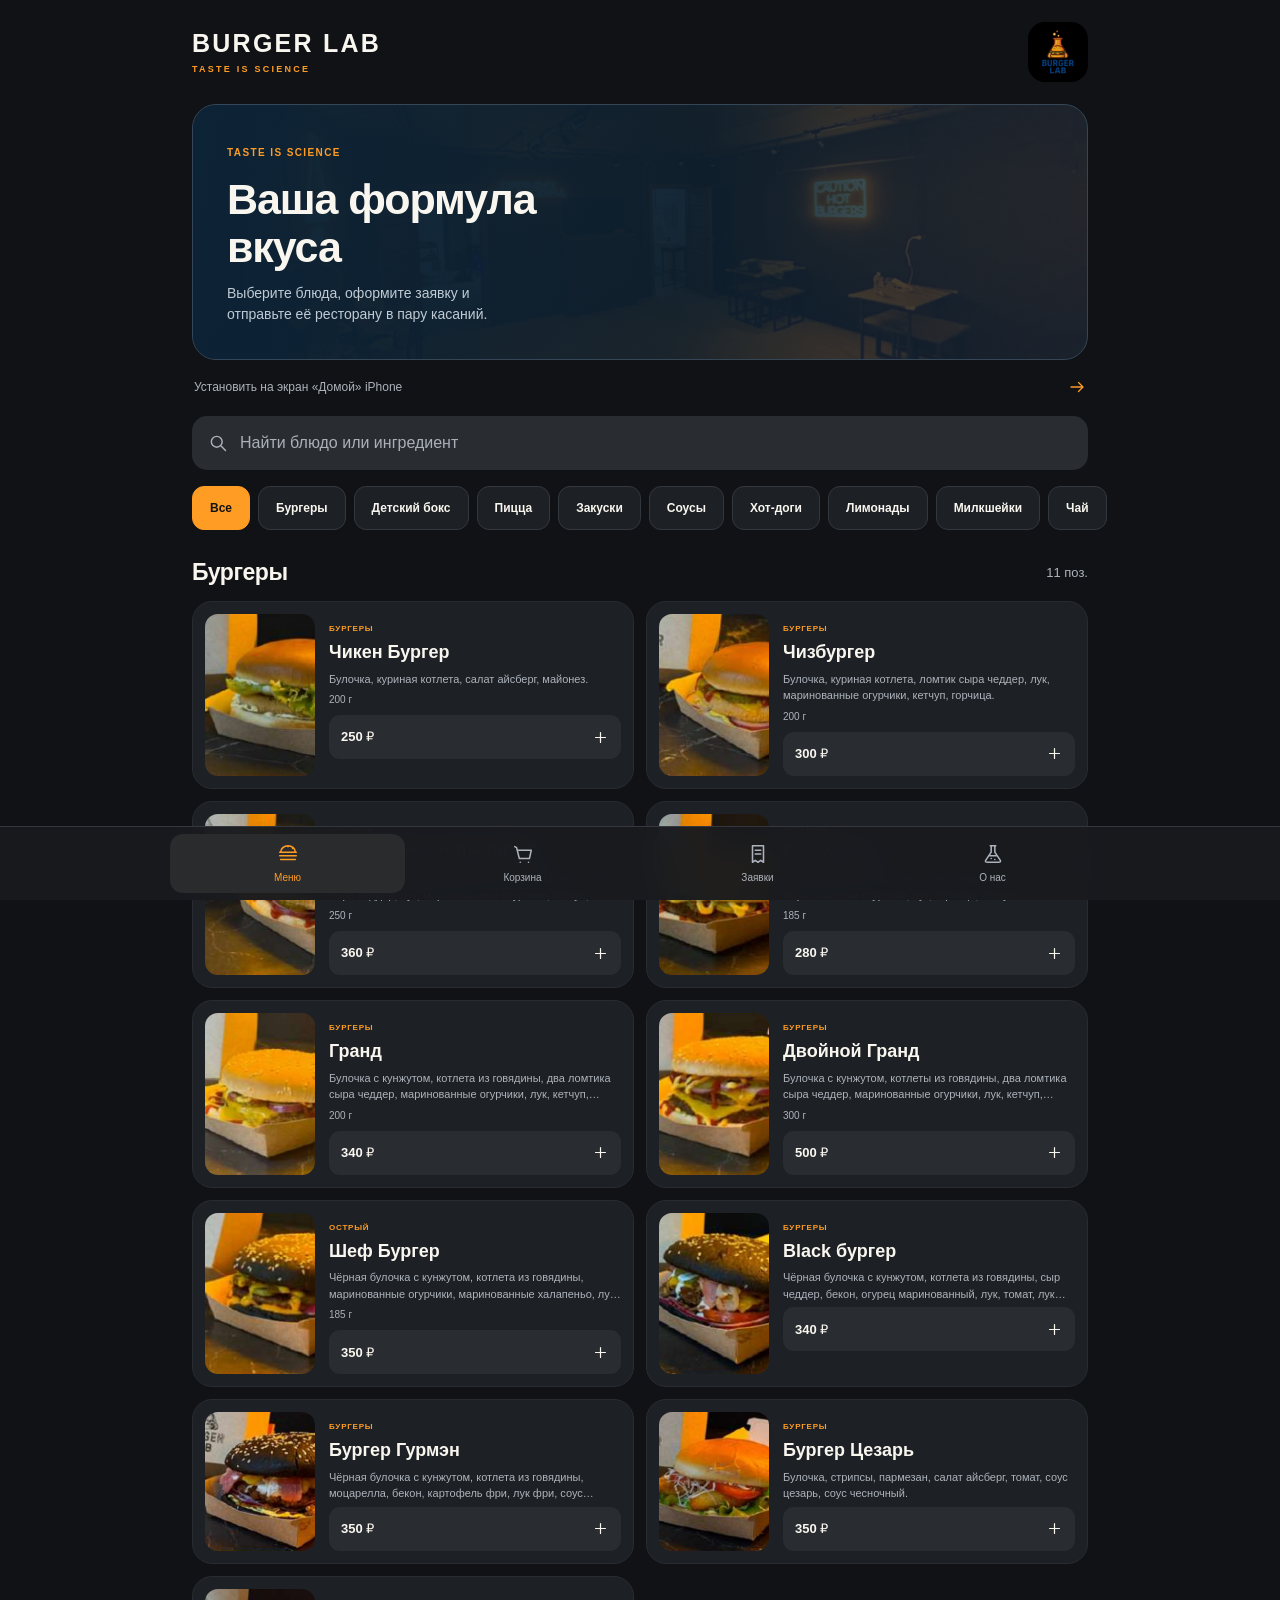
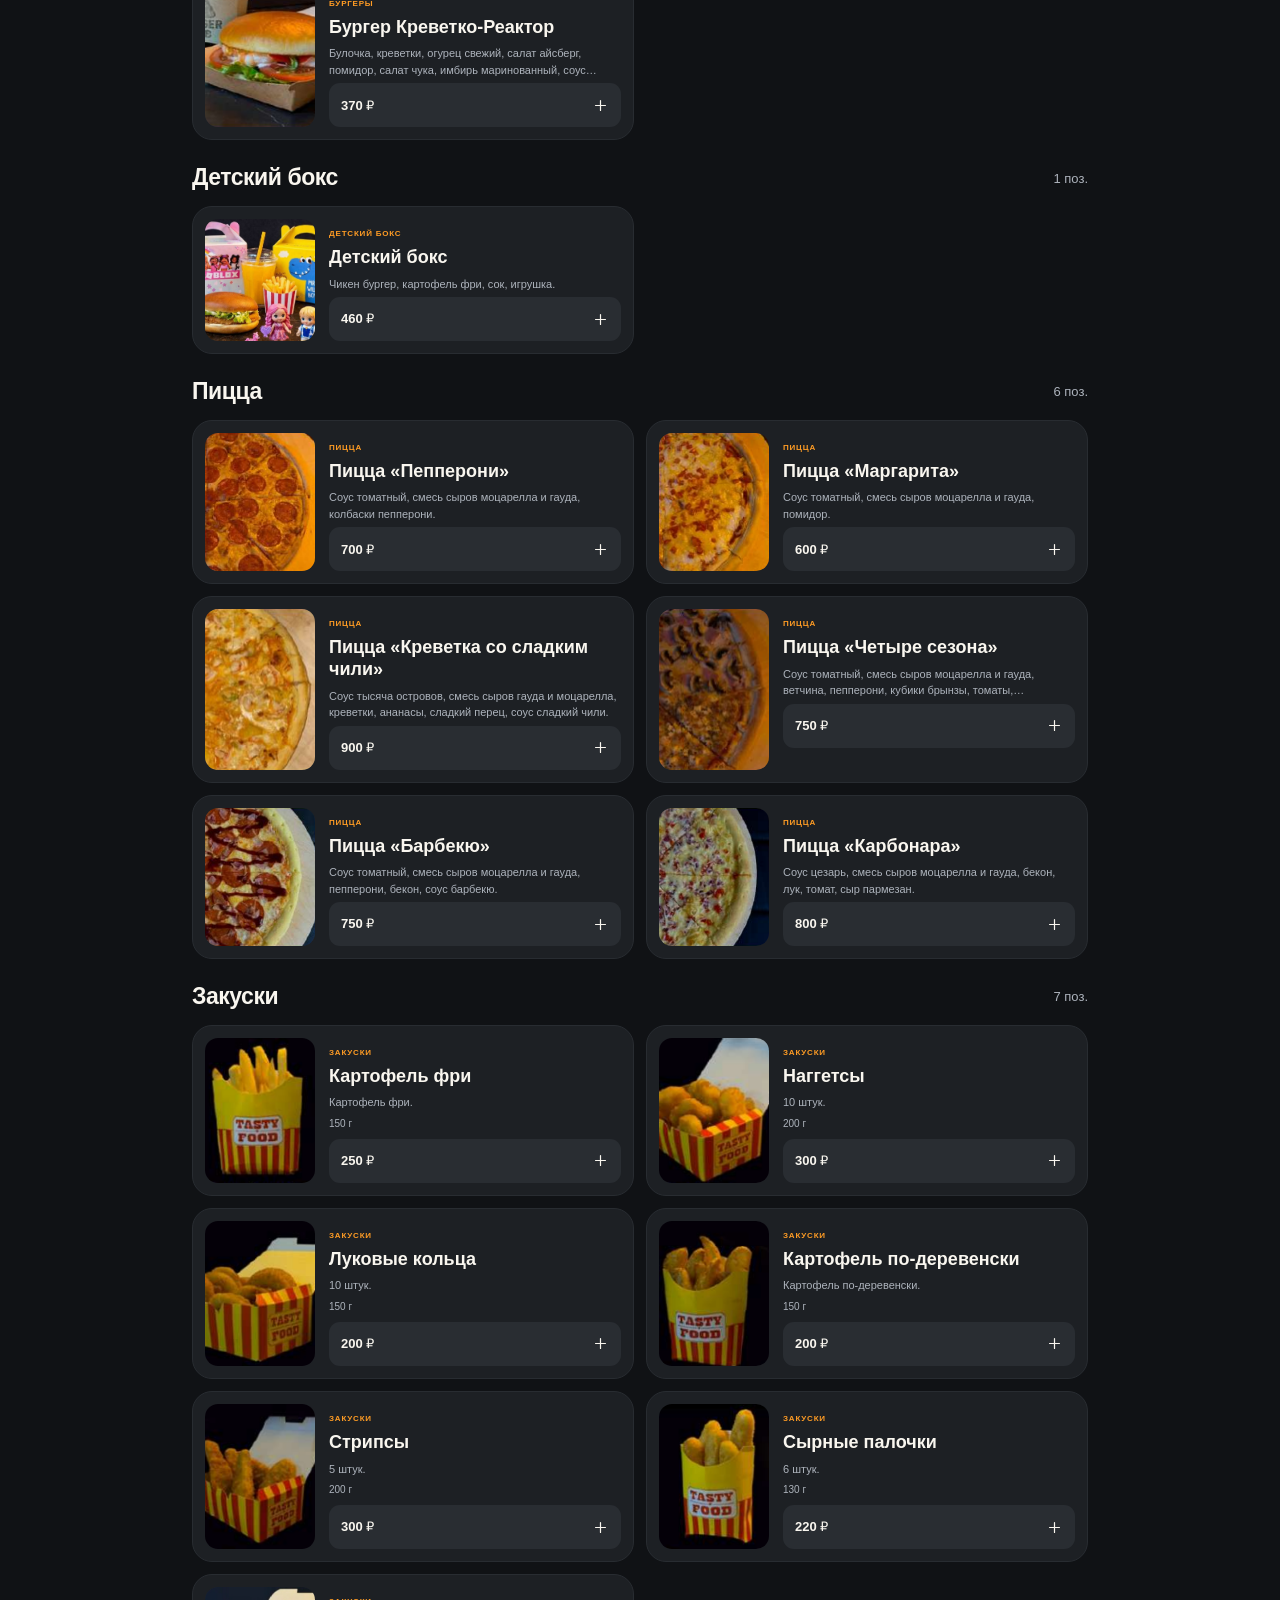
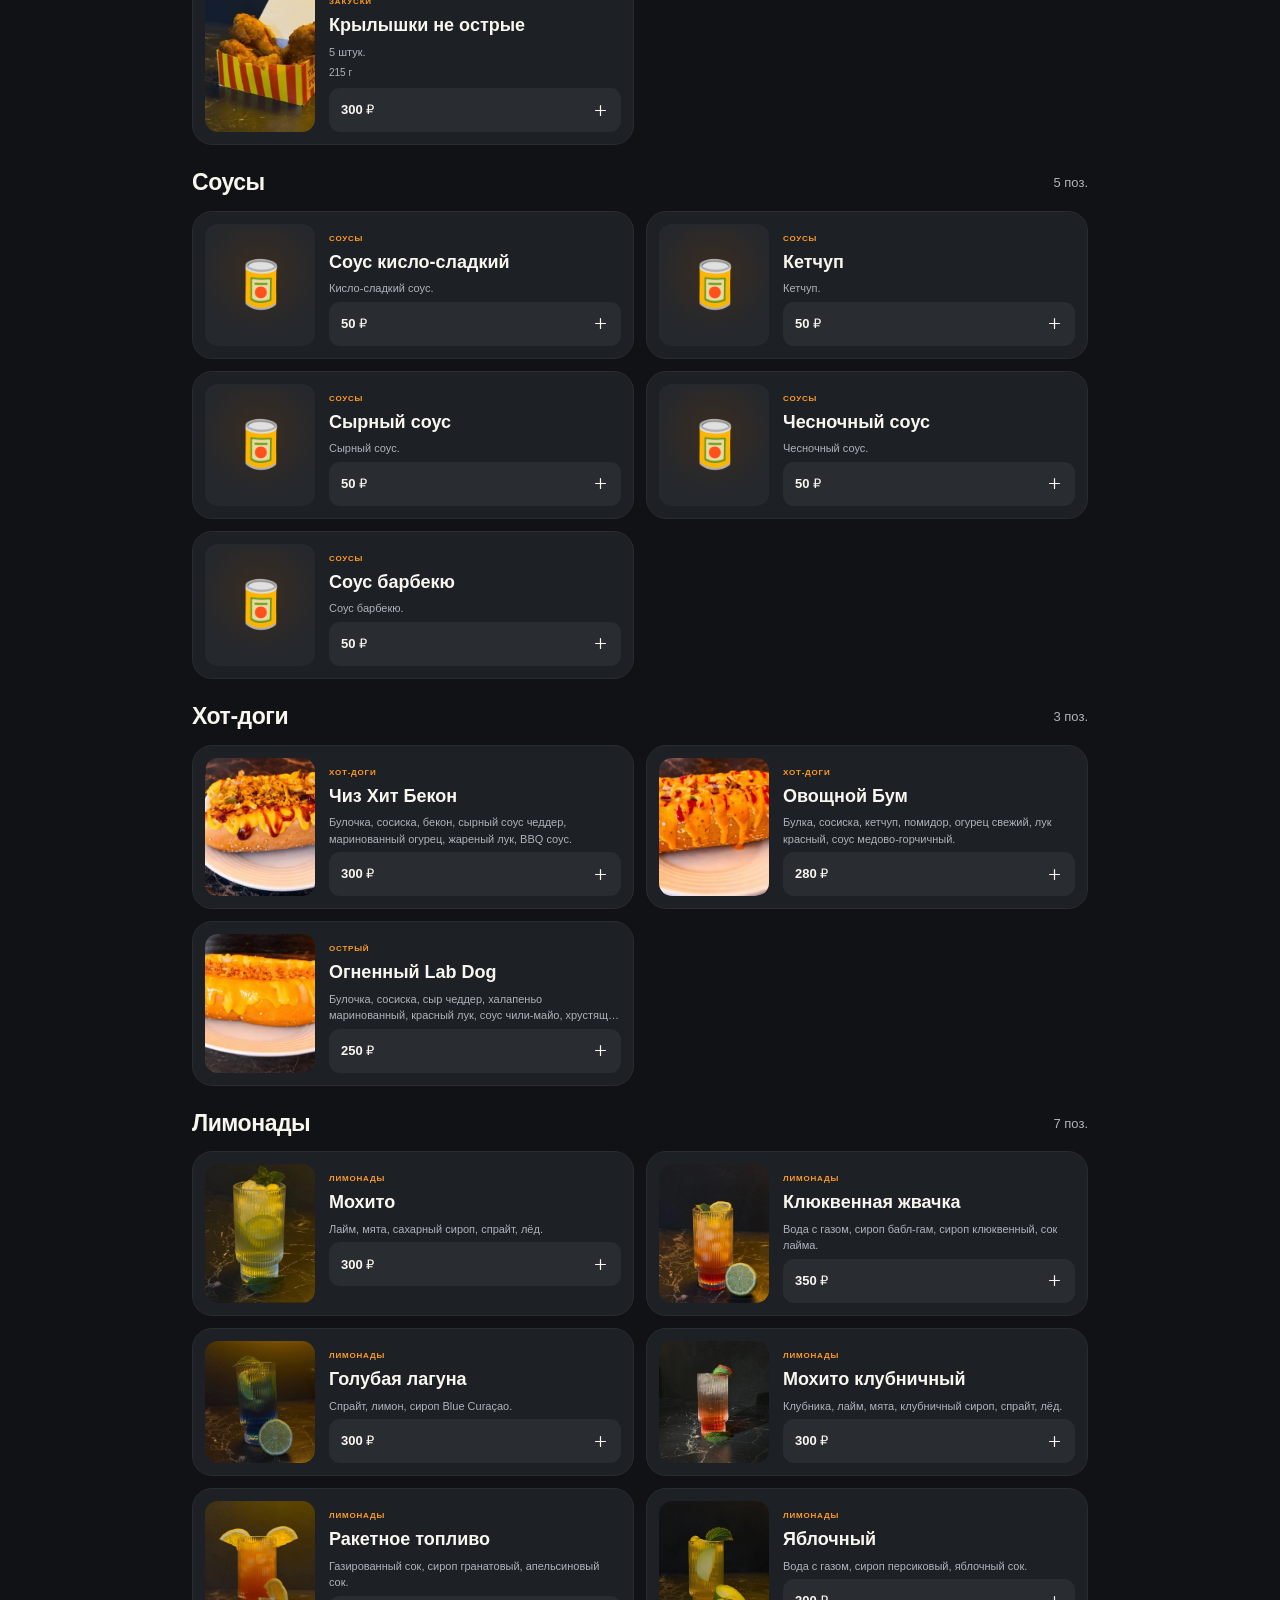
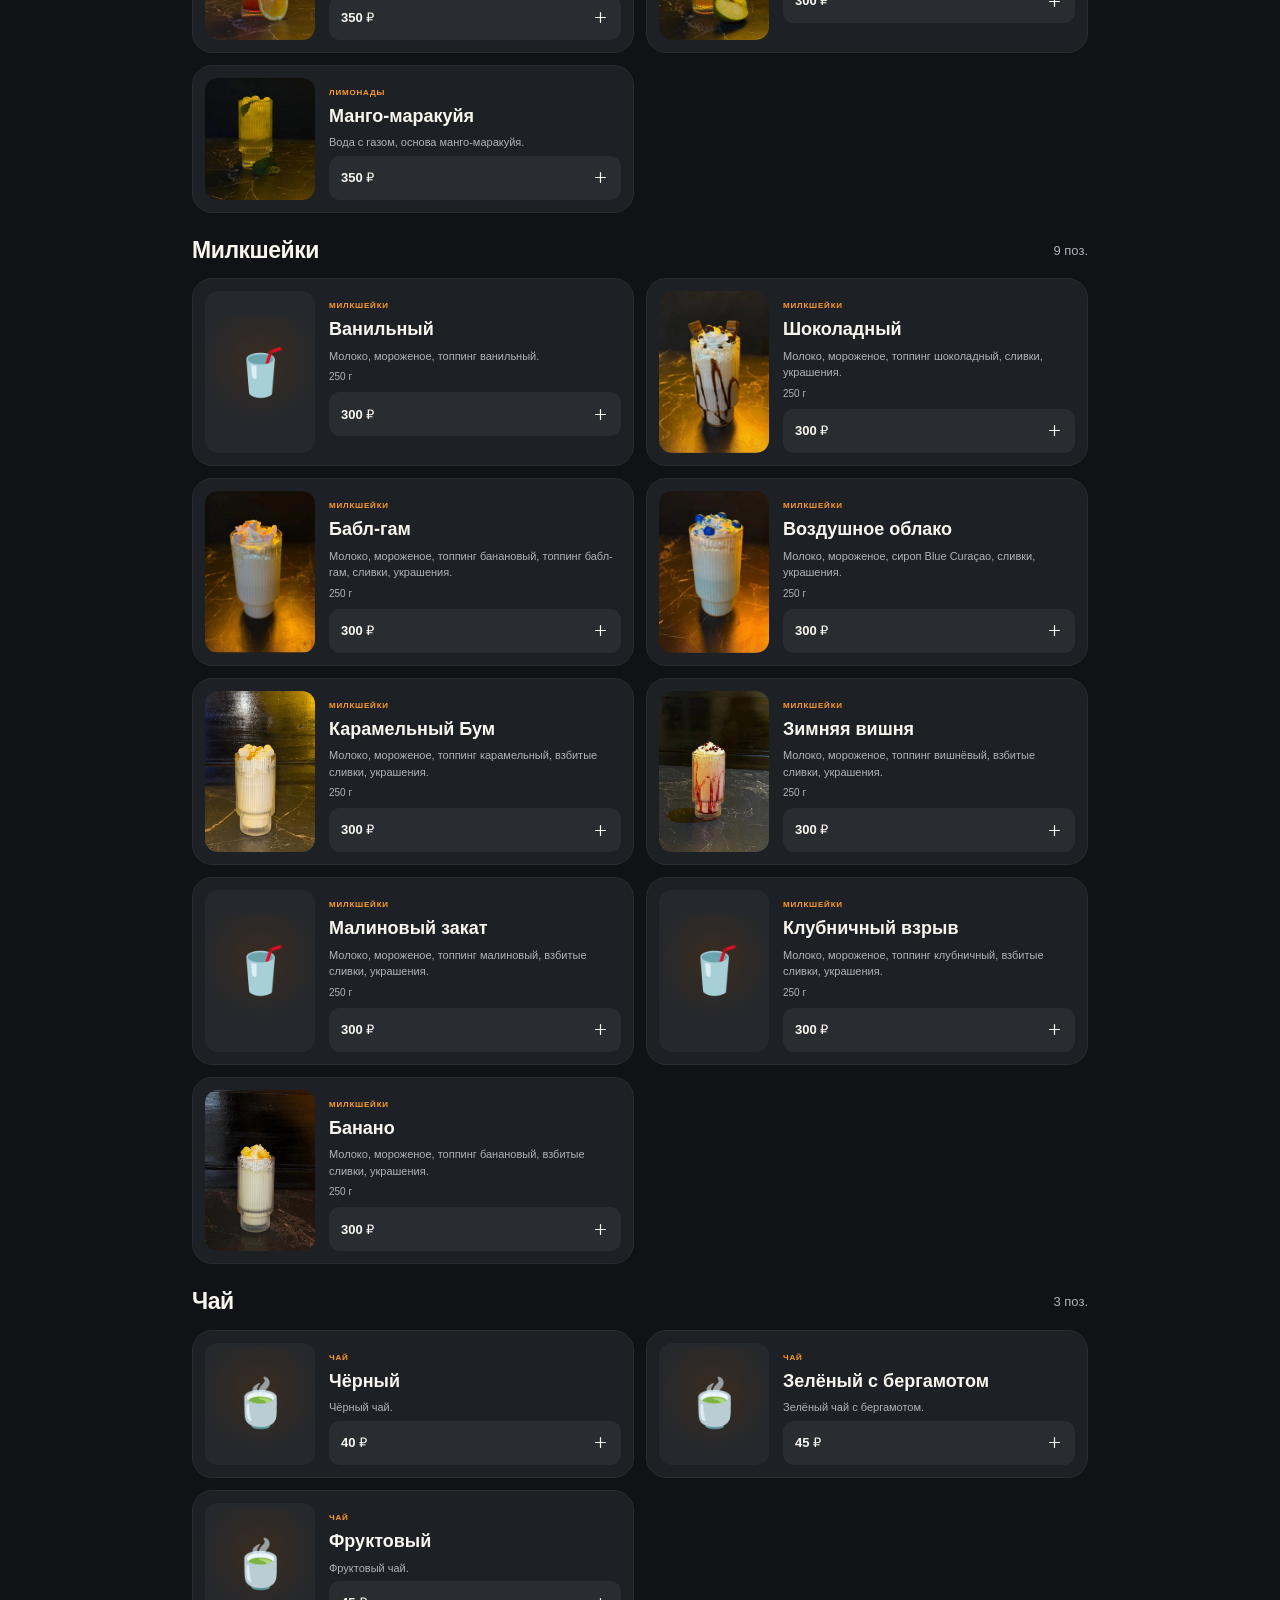
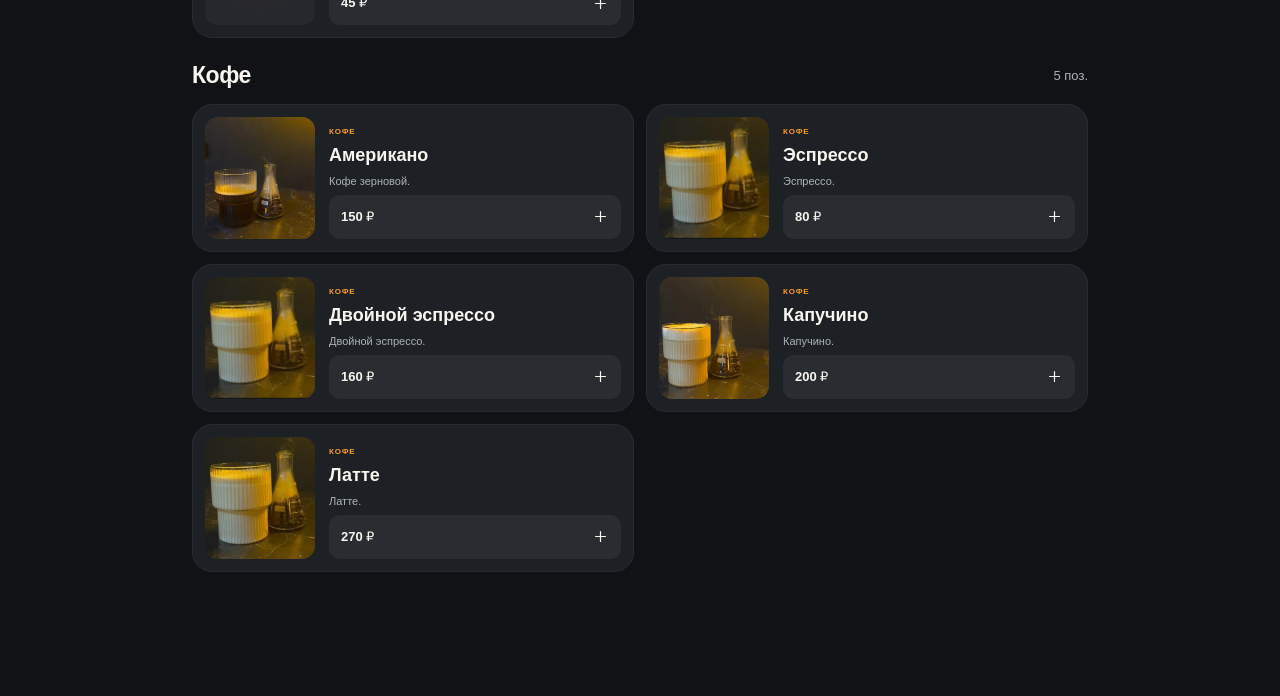
<file: index.html>
<!doctype html>
<html lang="ru">
<head>
  <meta charset="utf-8">
  <meta name="viewport" content="width=device-width, initial-scale=1, viewport-fit=cover">
  <meta name="theme-color" content="#101215">
  <meta name="apple-mobile-web-app-capable" content="yes">
  <meta name="apple-mobile-web-app-status-bar-style" content="black-translucent">
  <meta name="apple-mobile-web-app-title" content="BURGER LAB">
  <meta name="description" content="Ваша формула вкуса: меню BURGER LAB, корзина и заявки. Добавьте приложение на домашний экран iPhone.">
  <meta name="robots" content="noindex, nofollow">
  <meta http-equiv="Content-Security-Policy" content="default-src 'self'; script-src 'self'; style-src 'self' 'unsafe-inline'; img-src 'self' data:; connect-src 'self' https://d5d56d3vq5icq0n4m6m8.lievo6ut.apigw.yandexcloud.net; worker-src 'self'; base-uri 'self'; form-action 'none'">
  <title>BURGER LAB · Меню</title>
  <link rel="manifest" href="./manifest.webmanifest">
  <link rel="apple-touch-icon" href="./icons/apple-touch-icon.png">
  <link rel="icon" type="image/svg+xml" href="./icons/favicon.svg">
  <link rel="stylesheet" href="./styles.css">
  <script type="module" src="./app.js"></script>
</head>
<body>
  <svg class="icon-definitions" xmlns="http://www.w3.org/2000/svg" aria-hidden="true"><defs>
    <symbol id="i-menu" viewBox="0 0 24 24"><path d="M4 10a8 7 0 0 1 16 0M3 10h18M3 14h18M4 18h16M6 6h.01M12 4h.01M17 6h.01"/></symbol>
    <symbol id="i-cart" viewBox="0 0 24 24"><path d="m3 4 2 1 3 12h11l2-9H6M9 21h.01M18 21h.01"/></symbol>
    <symbol id="i-orders" viewBox="0 0 24 24"><path d="M6 3h12v18l-3-2-3 2-3-2-3 2V3ZM9 8h6M9 12h6"/></symbol>
    <symbol id="i-about" viewBox="0 0 24 24"><path d="M9 3h6M10 3v7L4 19q-1 2 2 2h12q3 0 2-2l-6-9V3M8 14h8M10 17h.01M14 18h.01"/></symbol>
    <symbol id="i-search" viewBox="0 0 24 24"><circle cx="10.5" cy="10.5" r="6.5"/><path d="m16 16 5 5"/></symbol>
    <symbol id="i-share" viewBox="0 0 24 24"><path d="M12 15V3m-4 4 4-4 4 4M6 11H4v10h16V11h-2"/></symbol>
    <symbol id="i-plus" viewBox="0 0 24 24"><path d="M12 5v14M5 12h14"/></symbol>
    <symbol id="i-close" viewBox="0 0 24 24"><path d="m6 6 12 12M18 6 6 18"/></symbol>
    <symbol id="i-arrow" viewBox="0 0 24 24"><path d="M4 12h16m-6-6 6 6-6 6"/></symbol>
    <symbol id="i-check" viewBox="0 0 24 24"><path d="m5 12 4 4L19 6"/></symbol>
  </defs></svg>
  <header class="app-header">
    <a class="wordmark" href="#menu" aria-label="BURGER LAB — открыть меню"><strong>BURGER LAB</strong><span>TASTE IS SCIENCE</span></a>
    <button class="header-logo" id="brand-button" aria-label="О BURGER LAB"><img src="./assets/images/logo_dark.png" alt="" width="60" height="60"></button>
  </header>
  <div id="notice" class="notice" role="status" hidden></div>
  <main id="main" tabindex="-1"><div class="loading"><span class="eyebrow">BURGER LAB</span><h1>Готовим меню…</h1><p>Ещё немного — и можно выбирать.</p></div></main>
  <button id="basket-bar" class="basket-bar" hidden></button>
  <nav class="bottom-nav" aria-label="Главная навигация">
    <a href="#menu" data-tab="menu"><svg><use href="#i-menu"/></svg><span>Меню</span></a>
    <a href="#cart" data-tab="cart"><svg><use href="#i-cart"/></svg><span>Корзина</span><b id="cart-badge" hidden>0</b></a>
    <a href="#orders" data-tab="orders"><svg><use href="#i-orders"/></svg><span>Заявки</span></a>
    <a href="#about" data-tab="about"><svg><use href="#i-about"/></svg><span>О нас</span></a>
  </nav>
  <dialog id="sheet" class="sheet" aria-labelledby="sheet-title"><div id="sheet-content"></div></dialog>
  <div id="toast" class="toast" role="status" aria-live="polite" hidden></div>
</body>
</html>
</file>
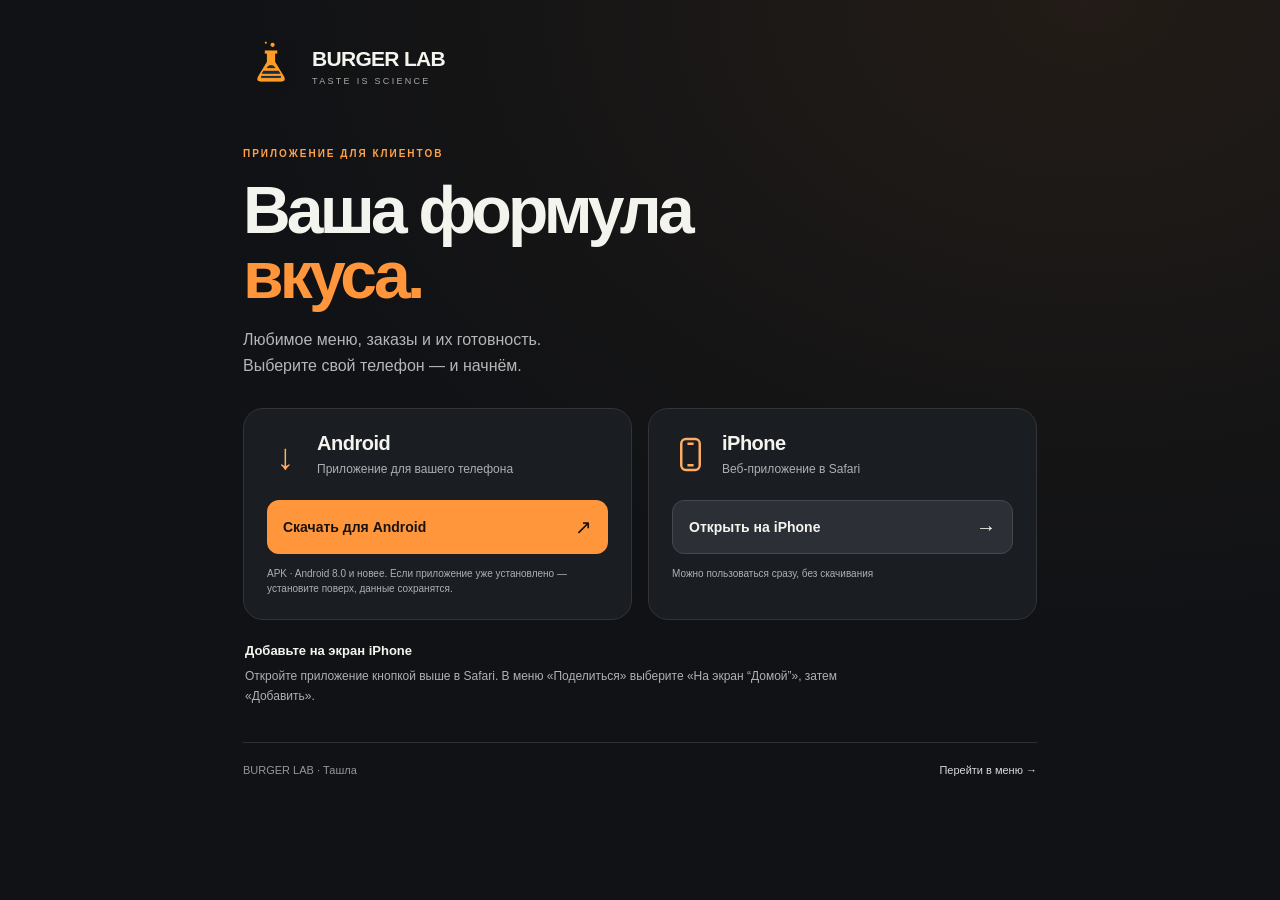
<file: install.html>
<!doctype html>
<html lang="ru">
<head>
  <meta charset="utf-8">
  <meta name="viewport" content="width=device-width, initial-scale=1, viewport-fit=cover">
  <meta name="theme-color" content="#101215">
  <meta name="description" content="Клиентское приложение BURGER LAB: скачать для Android или открыть веб-приложение на iPhone.">
  <meta http-equiv="Content-Security-Policy" content="default-src 'self'; script-src 'none'; style-src 'self'; img-src 'self'; base-uri 'none'; form-action 'none'">
  <title>BURGER LAB · Приложение для клиентов</title>
  <link rel="icon" type="image/svg+xml" href="./icons/favicon.svg">
  <link rel="stylesheet" href="./install.css">
</head>
<body>
  <main class="page">
    <header class="brand">
      <img src="./icons/icon-192.png" alt="" width="56" height="56">
      <div><strong>BURGER LAB</strong><span>TASTE IS SCIENCE</span></div>
    </header>
    <section class="intro" aria-labelledby="page-title">
      <span class="eyebrow">ПРИЛОЖЕНИЕ ДЛЯ КЛИЕНТОВ</span>
      <h1 id="page-title">Ваша формула<br><em>вкуса.</em></h1>
      <p>Любимое меню, заказы и их готовность.<br>Выберите свой телефон — и начнём.</p>
    </section>
    <div class="platforms">
      <section class="platform" aria-labelledby="android-title">
        <div class="platform-heading"><span class="platform-icon" aria-hidden="true">↓</span><div><h2 id="android-title">Android</h2><p>Приложение для вашего телефона</p></div></div>
        <a id="android-download" class="button primary" href="https://github.com/ivantudim-stack/burger-lab/releases/download/android-client-release-20261126-1001/BURGER-LAB-Client.apk">Скачать для Android <span aria-hidden="true">↗</span></a>
        <p class="caption">APK · Android 8.0 и новее. Если приложение уже установлено — установите поверх, данные сохранятся.</p>
      </section>
      <section class="platform" aria-labelledby="iphone-title">
        <div class="platform-heading"><svg class="platform-icon" viewBox="0 0 24 24" fill="none" stroke="currentColor" stroke-width="1.6" aria-hidden="true"><rect x="6" y="2" width="12" height="20" rx="3"/><path d="M10 5h4M10 19h4"/></svg><div><h2 id="iphone-title">iPhone</h2><p>Веб-приложение в Safari</p></div></div>
        <a id="iphone-web" class="button secondary" href="./">Открыть на iPhone <span aria-hidden="true">→</span></a>
        <p class="caption">Можно пользоваться сразу, без скачивания</p>
      </section>
    </div>
    <aside class="tip" aria-labelledby="home-title">
      <h2 id="home-title">Добавьте на экран iPhone</h2>
      <p>Откройте приложение кнопкой выше в Safari. В меню «Поделиться» выберите «На экран “Домой”», затем «Добавить».</p>
    </aside>
    <footer>BURGER LAB · Ташла <a href="./">Перейти в меню <span aria-hidden="true">→</span></a></footer>
  </main>
</body>
</html>
</file>
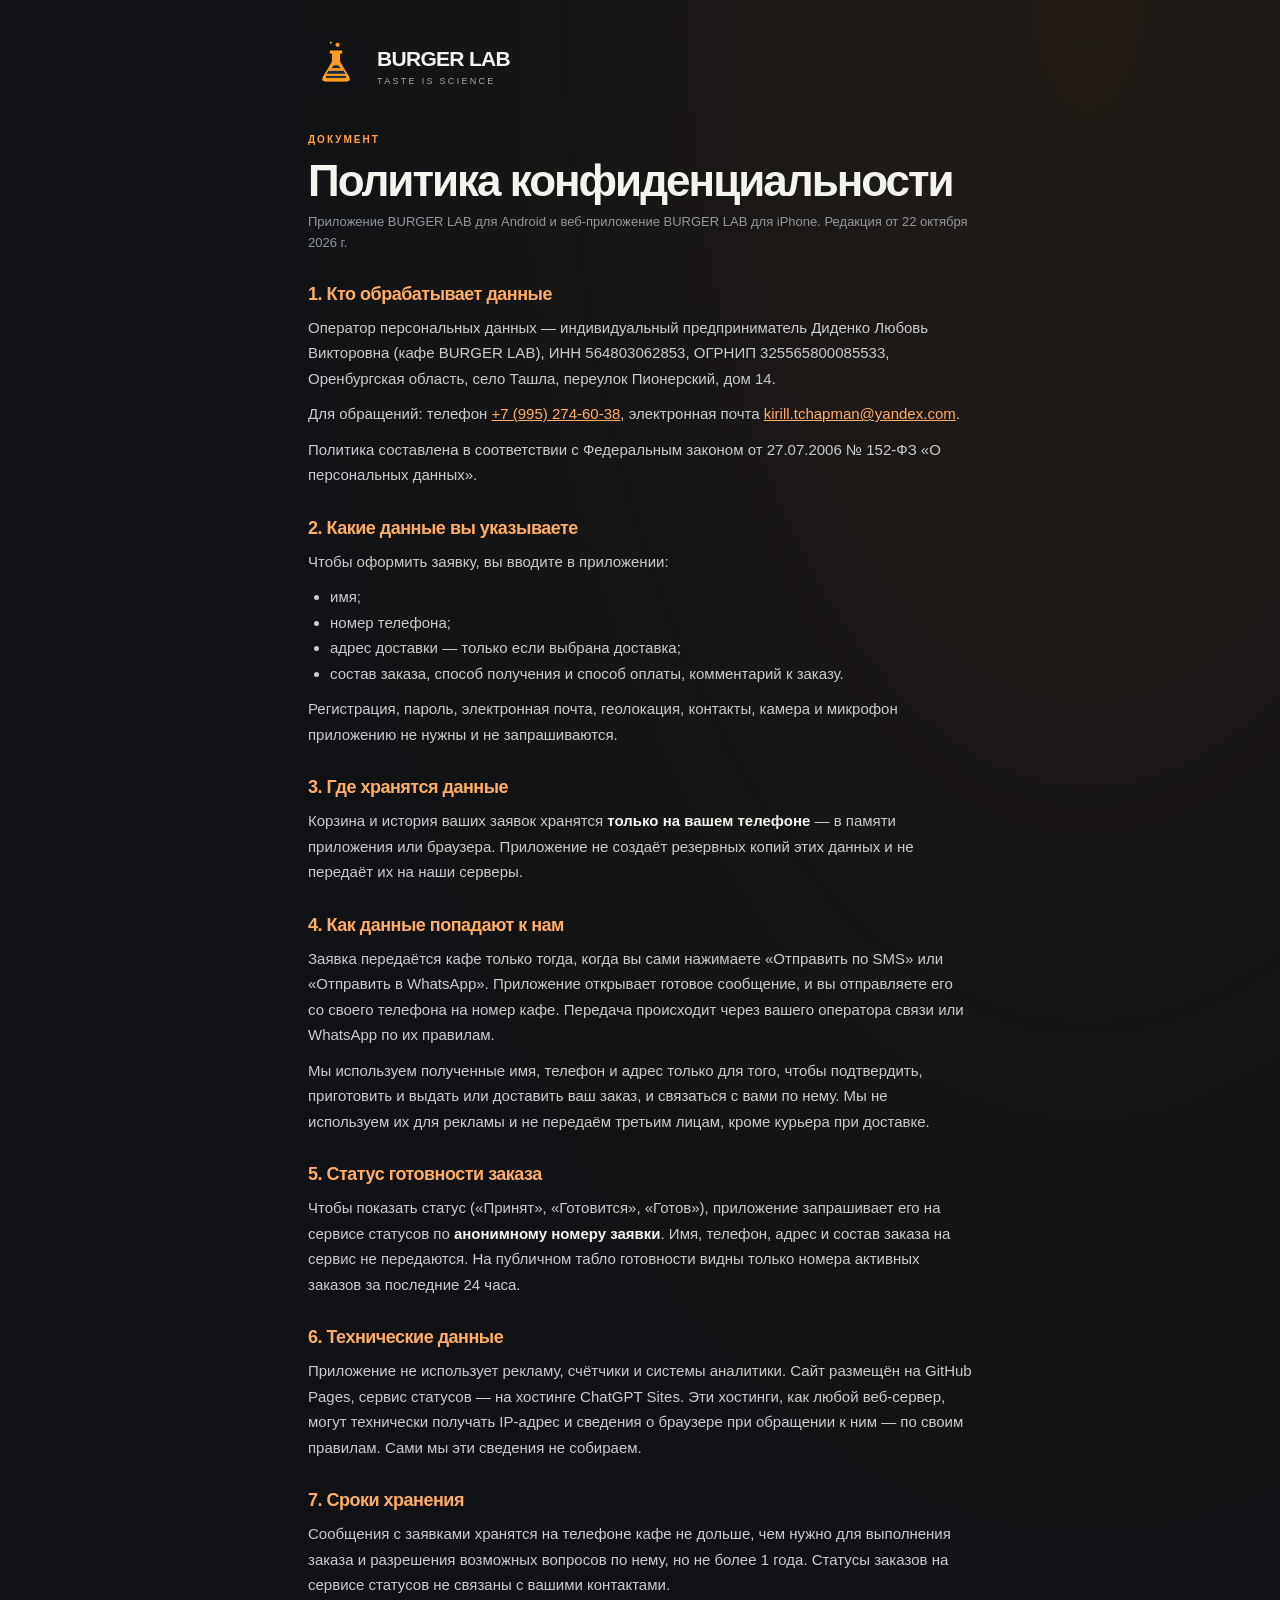
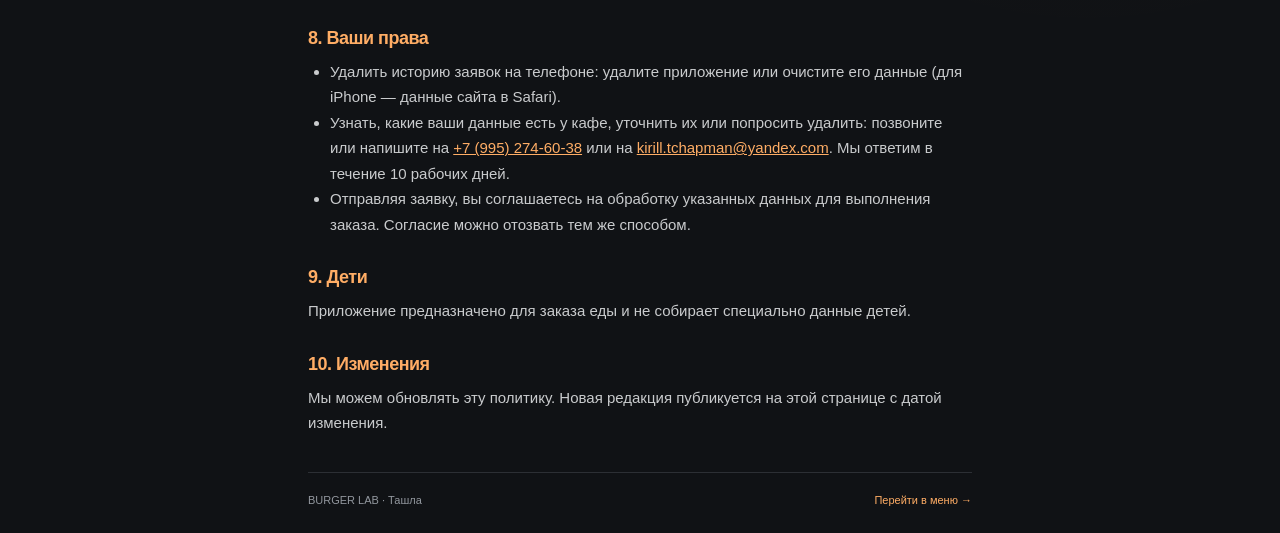
<file: privacy.html>
<!doctype html>
<html lang="ru">
<head>
  <meta charset="utf-8">
  <meta name="viewport" content="width=device-width, initial-scale=1, viewport-fit=cover">
  <meta name="theme-color" content="#101215">
  <meta name="description" content="Политика конфиденциальности приложения BURGER LAB.">
  <meta http-equiv="Content-Security-Policy" content="default-src 'self'; script-src 'none'; style-src 'self'; img-src 'self'; base-uri 'none'; form-action 'none'">
  <title>BURGER LAB · Политика конфиденциальности</title>
  <link rel="icon" type="image/svg+xml" href="./icons/favicon.svg">
  <link rel="stylesheet" href="./install.css">
  <link rel="stylesheet" href="./privacy.css">
</head>
<body>
  <main class="page doc">
    <header class="brand">
      <img src="./icons/icon-192.png" alt="" width="56" height="56">
      <div><strong>BURGER LAB</strong><span>TASTE IS SCIENCE</span></div>
    </header>

    <span class="eyebrow">ДОКУМЕНТ</span>
    <h1>Политика конфиденциальности</h1>
    <p class="meta">Приложение BURGER LAB для Android и веб-приложение BURGER LAB для iPhone. Редакция от 22 октября 2026 г.</p>

    <h2>1. Кто обрабатывает данные</h2>
    <p>Оператор персональных данных — индивидуальный предприниматель Диденко Любовь Викторовна (кафе BURGER LAB), ИНН 564803062853, ОГРНИП 325565800085533, Оренбургская область, село Ташла, переулок Пионерский, дом 14.</p>
    <p>Для обращений: телефон <a href="tel:+79952746038">+7 (995) 274-60-38</a>, электронная почта <a href="mailto:kirill.tchapman@yandex.com">kirill.tchapman@yandex.com</a>.</p>
    <p>Политика составлена в соответствии с Федеральным законом от 27.07.2006 № 152-ФЗ «О персональных данных».</p>

    <h2>2. Какие данные вы указываете</h2>
    <p>Чтобы оформить заявку, вы вводите в приложении:</p>
    <ul>
      <li>имя;</li>
      <li>номер телефона;</li>
      <li>адрес доставки — только если выбрана доставка;</li>
      <li>состав заказа, способ получения и способ оплаты, комментарий к заказу.</li>
    </ul>
    <p>Регистрация, пароль, электронная почта, геолокация, контакты, камера и микрофон приложению не нужны и не запрашиваются.</p>

    <h2>3. Где хранятся данные</h2>
    <p>Корзина и история ваших заявок хранятся <strong>только на вашем телефоне</strong> — в памяти приложения или браузера. Приложение не создаёт резервных копий этих данных и не передаёт их на наши серверы.</p>

    <h2>4. Как данные попадают к нам</h2>
    <p>Заявка передаётся кафе только тогда, когда вы сами нажимаете «Отправить по SMS» или «Отправить в WhatsApp». Приложение открывает готовое сообщение, и вы отправляете его со своего телефона на номер кафе. Передача происходит через вашего оператора связи или WhatsApp по их правилам.</p>
    <p>Мы используем полученные имя, телефон и адрес только для того, чтобы подтвердить, приготовить и выдать или доставить ваш заказ, и связаться с вами по нему. Мы не используем их для рекламы и не передаём третьим лицам, кроме курьера при доставке.</p>

    <h2>5. Статус готовности заказа</h2>
    <p>Чтобы показать статус («Принят», «Готовится», «Готов»), приложение запрашивает его на сервисе статусов по <strong>анонимному номеру заявки</strong>. Имя, телефон, адрес и состав заказа на сервис не передаются. На публичном табло готовности видны только номера активных заказов за последние 24 часа.</p>

    <h2>6. Технические данные</h2>
    <p>Приложение не использует рекламу, счётчики и системы аналитики. Сайт размещён на GitHub Pages, сервис статусов — на хостинге ChatGPT Sites. Эти хостинги, как любой веб-сервер, могут технически получать IP-адрес и сведения о браузере при обращении к ним — по своим правилам. Сами мы эти сведения не собираем.</p>

    <h2>7. Сроки хранения</h2>
    <p>Сообщения с заявками хранятся на телефоне кафе не дольше, чем нужно для выполнения заказа и разрешения возможных вопросов по нему, но не более 1 года. Статусы заказов на сервисе статусов не связаны с вашими контактами.</p>

    <h2>8. Ваши права</h2>
    <ul>
      <li>Удалить историю заявок на телефоне: удалите приложение или очистите его данные (для iPhone — данные сайта в Safari).</li>
      <li>Узнать, какие ваши данные есть у кафе, уточнить их или попросить удалить: позвоните или напишите на <a href="tel:+79952746038">+7 (995) 274-60-38</a> или на <a href="mailto:kirill.tchapman@yandex.com">kirill.tchapman@yandex.com</a>. Мы ответим в течение 10 рабочих дней.</li>
      <li>Отправляя заявку, вы соглашаетесь на обработку указанных данных для выполнения заказа. Согласие можно отозвать тем же способом.</li>
    </ul>

    <h2>9. Дети</h2>
    <p>Приложение предназначено для заказа еды и не собирает специально данные детей.</p>

    <h2>10. Изменения</h2>
    <p>Мы можем обновлять эту политику. Новая редакция публикуется на этой странице с датой изменения.</p>

    <footer>BURGER LAB · Ташла <a href="./">Перейти в меню <span aria-hidden="true">→</span></a></footer>
  </main>
</body>
</html>
</file>
<file: styles.css>
@charset "UTF-8";
:root{color-scheme:dark;--bg:#101215;--card:#1d2024;--surface:#292d32;--ink:#f9f6ef;--muted:#adb3bc;--orange:#ff9c24;--blue:#17466b;--nav:70px;font-family:Inter,-apple-system,BlinkMacSystemFont,"Segoe UI",sans-serif;font-synthesis:none;-webkit-text-size-adjust:100%;scroll-behavior:smooth}
*{box-sizing:border-box}body{margin:0;background:var(--bg);color:var(--ink);padding-bottom:calc(var(--nav) + env(safe-area-inset-bottom) + 26px);line-height:1.5}button,input,textarea{font:inherit}button,a,input,textarea{-webkit-tap-highlight-color:transparent}button{cursor:pointer}a{color:inherit;text-decoration:none}button{color:inherit}button:disabled{cursor:default;opacity:.55}button:focus-visible,a:focus-visible,input:focus-visible,textarea:focus-visible{outline:2px solid var(--orange);outline-offset:4px}[hidden]{display:none!important}svg{width:22px;height:22px;fill:none;stroke:currentColor;stroke-width:1.7;stroke-linecap:round;stroke-linejoin:round;flex-shrink:0}.icon-definitions{position:absolute;width:0;height:0;overflow:hidden}.app-header{max-width:940px;margin:auto;padding:calc(16px + env(safe-area-inset-top)) 22px 18px;display:flex;justify-content:space-between;align-items:center;gap:16px}.wordmark{display:flex;flex-direction:column}.wordmark strong{font-size:25px;letter-spacing:.09em;font-weight:850;line-height:1.2}.wordmark span{font-size:9px;letter-spacing:.25em;color:var(--orange);font-weight:750;margin-top:5px}.header-logo{padding:0;width:60px;height:60px;border:0;border-radius:17px;background:#000;overflow:hidden}.header-logo img{width:100%;height:100%;object-fit:cover}main{max-width:940px;margin:auto;padding:0 22px 24px;outline:none}h1,h2,h3,p{margin-top:0}h1{font-size:30px;line-height:1.12;letter-spacing:-.025em;margin-bottom:12px}h2{font-size:23px;line-height:1.2;letter-spacing:-.02em;margin-bottom:14px}h3{font-size:18px;line-height:1.2;margin-bottom:8px}p{color:var(--muted);font-size:14px}small,.small{font-size:12px;color:var(--muted)}.eyebrow{font-size:10px;font-weight:750;letter-spacing:.14em;color:var(--orange)}.hero{isolation:isolate;position:relative;overflow:hidden;border:1px solid #354656;border-radius:24px;background:#17354d;margin-bottom:18px;padding:27px 23px 24px;min-height:220px}.hero::before{content:"";position:absolute;inset:0;z-index:-2;background:url('./assets/images/interior.png') center 55%/cover;opacity:.4}.hero::after{content:"";position:absolute;inset:0;z-index:-1;background:linear-gradient(100deg,rgba(12,35,54,.97),rgba(12,29,43,.86) 55%,rgba(16,18,21,.1))}.hero h1{font-size:34px;margin:12px 0 12px;max-width:400px}.hero p{max-width:310px;margin:0;font-size:13px;color:#c0cbd4}.install-shortcut{display:flex;align-items:center;justify-content:space-between;gap:10px;background:transparent;border:0;width:100%;padding:0 2px 20px;text-align:left;color:var(--muted);font-size:12px}.install-shortcut svg{color:var(--orange);width:18px;height:18px}.search{display:flex;align-items:center;gap:12px;border:1px solid transparent;background:var(--surface);padding:0 15px;border-radius:15px;min-height:54px}.search:focus-within{border-color:var(--orange)}.search svg{color:var(--muted);width:20px}.search input{border:0;outline:0!important;padding:14px 0;width:100%;min-width:0;background:transparent;color:var(--ink);font-size:16px}.search input::placeholder{color:#aab0b8}.categories{display:flex;gap:8px;overflow-x:auto;scrollbar-width:none;margin:16px -22px 22px;padding:0 22px 5px}.categories::-webkit-scrollbar{display:none}.chip{white-space:nowrap;border:1px solid #33383e;background:var(--card);border-radius:12px;min-height:44px;padding:10px 17px;font-size:12px;font-weight:650}.chip[aria-pressed=true]{background:var(--orange);border-color:var(--orange);color:var(--bg)}.section-top{display:flex;align-items:center;justify-content:space-between;gap:20px;margin-bottom:14px}.section-top h2{margin:0}.section-top span{color:var(--muted);font-size:13px}.menu-grid{display:grid;gap:12px}.product{display:grid;grid-template-columns:112px minmax(0,1fr);gap:14px;padding:12px;background:var(--card);border:1px solid #282c31;border-radius:20px}.product-art{background:#25282d;border:0;display:block;border-radius:13px;overflow:hidden;min-width:0;padding:0;align-self:stretch;min-height:120px;position:relative}.product-art canvas,.product-art img{width:100%;height:100%;position:absolute;inset:0;object-fit:cover}.product-art .food-illustration{height:100%;width:100%;min-height:115px;display:block}.product-name{background:none;border:0;padding:0;text-align:left;line-height:1.2;font-size:17px;font-weight:740;display:block;margin:4px 0 7px}.description{font-size:11px;line-height:1.5;display:-webkit-box;-webkit-line-clamp:2;-webkit-box-orient:vertical;overflow:hidden;margin-bottom:5px}.product-size{font-size:10px;color:var(--muted);margin-bottom:8px}.add-product{border:0;background:var(--surface);border-radius:11px;padding:10px 12px;min-height:44px;width:100%;display:flex;align-items:center;justify-content:space-between;gap:7px;font-size:13px;font-weight:700;text-align:left}.add-product.has-quantity{color:var(--orange)}.add-product svg{width:17px;height:17px}.product .eyebrow{font-size:8px;letter-spacing:.1em}.empty{text-align:center;padding:36px 6px}.empty>svg{width:88px;height:88px;color:var(--orange);stroke-width:1;margin:8px 0 24px}.empty h2{font-size:23px}.empty p{max-width:340px;margin:0 auto 24px}.button{display:flex;align-items:center;justify-content:center;gap:10px;width:100%;min-height:52px;padding:14px 18px;border:1px solid #383e45;background:var(--surface);color:var(--ink);border-radius:14px;font-size:14px;font-weight:700;text-align:center}.button.primary{background:var(--orange);border-color:var(--orange);color:var(--bg)}.button.ghost{border-color:transparent;background:transparent;color:var(--muted)}.button.danger{color:#f1b3a7}.stack{display:grid;gap:12px}.mt{margin-top:24px}.mt-sm{margin-top:12px}.cart-line,.order-card,.info-card{padding:18px;background:var(--card);border:1px solid #2b3036;border-radius:19px}.cart-line-top{display:flex;align-items:flex-start;justify-content:space-between;gap:16px}.cart-line-top h3{max-width:70%;font-size:17px}.price{font-weight:750;color:var(--orange);white-space:nowrap}.cart-line-bottom{margin-top:14px;display:flex;align-items:center;justify-content:space-between;gap:10px}.stepper{display:flex;align-items:center;gap:4px}.stepper button{border:0;width:44px;height:44px;border-radius:12px;background:var(--surface);font-size:22px}.stepper span{min-width:34px;text-align:center;font-size:17px;font-weight:650}.total-line{display:flex;align-items:baseline;justify-content:space-between;gap:18px;color:var(--muted);font-size:14px}.total-line.grand{color:var(--ink);font-size:21px;font-weight:700;padding-top:17px;border-top:1px solid #353b42;margin-top:17px}.total-line.grand strong{color:var(--orange);font-size:25px}.totals{padding:22px 0 10px;display:grid;gap:12px}.form-section{margin-top:27px}.form-section h2{font-size:18px;margin-bottom:14px}.mode-switch{display:flex;gap:10px}.mode-switch button{flex:1}.form-fields{display:grid;gap:16px}.field{display:grid;gap:7px;font-size:12px;color:var(--muted)}.field input,.field textarea{width:100%;min-height:54px;padding:15px 16px;background:var(--surface);border:1px solid transparent;border-radius:13px;font-size:16px;color:var(--ink)}.field textarea{resize:vertical;min-height:95px}.field input:focus,.field textarea:focus{outline:0;border-color:var(--orange)}.consent{display:flex;align-items:flex-start;gap:11px;font-size:12px;color:var(--muted);margin:22px 0}.consent input{flex:none;width:20px;height:20px;margin:1px 0 0;accent-color:var(--orange)}.form-error{padding:12px 14px;border:1px solid #b66049;color:#ffd2c2;background:#39251f;border-radius:12px;font-size:13px;margin:16px 0}.order-card h2{font-size:18px;margin:0 0 7px}.order-status{display:inline-block;font-size:8px;letter-spacing:.08em;color:var(--orange);font-weight:700;padding:7px 10px;border:1px solid #59452a;border-radius:8px;margin:12px 0}.order-items{font-size:13px;line-height:1.8;margin:0 0 18px}.order-meta{font-size:12px;color:var(--muted)}.about-logo{width:210px;height:230px;object-fit:cover;display:block;margin:18px auto;border-radius:22px}.about-intro{font-size:18px;line-height:1.5;color:var(--ink)}.gallery{display:grid;gap:12px}.gallery img{width:100%;max-height:330px;object-fit:cover;border-radius:18px;background:var(--card)}.bottom-nav{position:fixed;bottom:0;left:0;right:0;z-index:20;display:grid;grid-template-columns:repeat(4,1fr);height:calc(var(--nav) + env(safe-area-inset-bottom));padding:7px max(8px,calc((100vw - 940px)/2)) calc(7px + env(safe-area-inset-bottom));border-top:1px solid #34383e;background:rgba(24,27,31,.96);backdrop-filter:blur(18px);-webkit-backdrop-filter:blur(18px)}.bottom-nav a{position:relative;display:flex;flex-direction:column;align-items:center;justify-content:center;gap:5px;color:var(--muted);font-size:10px;border-radius:13px}.bottom-nav a[aria-current=page]{color:var(--orange);background:#292b2d}.bottom-nav svg{width:22px;height:22px}.bottom-nav b{position:absolute;top:0;left:calc(50% + 9px);min-width:17px;height:17px;padding:0 4px;border-radius:20px;background:var(--orange);color:var(--bg);font-size:10px;text-align:center;line-height:17px}.basket-bar{position:fixed;z-index:19;bottom:calc(var(--nav) + env(safe-area-inset-bottom) + 12px);left:22px;right:22px;max-width:896px;width:calc(100% - 44px);margin:auto;display:flex;align-items:center;justify-content:space-between;gap:12px;border:0;border-radius:15px;padding:16px 18px;min-height:54px;background:var(--orange);color:var(--bg);font-size:14px;font-weight:750;box-shadow:0 8px 26px #0007}.basket-visible{padding-bottom:calc(var(--nav) + env(safe-area-inset-bottom) + 90px)}.notice{max-width:896px;margin:0 auto 14px;padding:12px 16px;background:#213644;border:1px solid #35576e;border-radius:12px;font-size:12px;color:#c8e4f3}.notice.warning{background:#3a2c20;border-color:#745333;color:#f2d2a5}.sheet{margin:auto auto 0;width:min(100%,620px);max-height:calc(100dvh - 30px);max-height:calc(100vh - 30px);border:1px solid #3c434b;border-bottom:0;border-radius:25px 25px 0 0;background:var(--bg);color:var(--ink);padding:22px 22px calc(24px + env(safe-area-inset-bottom));box-shadow:0 -18px 80px #0008;overflow:auto;overscroll-behavior:contain}.sheet::backdrop{background:#000a;backdrop-filter:blur(5px);-webkit-backdrop-filter:blur(5px)}.sheet-header{display:flex;align-items:flex-start;justify-content:space-between;gap:18px;margin-bottom:18px}.sheet-header h2{font-size:23px;margin:0}.close-sheet{border:0;border-radius:50%;width:36px;height:36px;background:var(--surface);display:grid;place-items:center;flex-shrink:0}.close-sheet svg{width:18px;height:18px}.detail-art{height:230px;width:100%;background:var(--card);border-radius:17px;overflow:hidden;margin-bottom:16px}.detail-art canvas{width:100%;height:100%;display:block}.detail-art .food-illustration{width:100%;height:100%;display:block}.detail-art img{width:100%;height:100%;object-fit:contain}.install-steps{counter-reset:steps;display:grid;gap:17px;margin:20px 0 26px;padding:0;list-style:none}.install-steps li{position:relative;padding-left:43px;font-size:14px;color:var(--muted);min-height:31px}.install-steps li::before{counter-increment:steps;content:counter(steps);position:absolute;left:0;top:0;width:29px;height:29px;display:grid;place-items:center;border:1px solid #725128;background:#3c2e20;border-radius:10px;color:var(--orange);font-size:13px;font-weight:700}.install-steps strong{color:var(--ink)}.order-copy{width:100%;min-height:250px;background:var(--card);color:var(--ink);padding:15px;border:1px solid #3b4149;border-radius:13px;font-size:15px;line-height:1.6;margin:12px 0}.toast{position:fixed;z-index:100;left:22px;right:22px;bottom:calc(var(--nav) + env(safe-area-inset-bottom) + 85px);max-width:540px;margin:auto;padding:15px 18px;border:1px solid #5a626c;border-radius:13px;background:#30363e;color:var(--ink);font-size:13px;box-shadow:0 8px 30px #0008}.loading{padding:65px 0}.loading h1{margin-top:18px}.keyboard-open .bottom-nav,.keyboard-open .basket-bar{display:none}.keyboard-open{padding-bottom:20px}.footnote{margin:24px 0 0;font-size:11px;line-height:1.7;color:var(--muted)}
.food-illustration{display:grid!important;place-items:center;font-size:46px;background:radial-gradient(circle at 50% 40%,#3a2c20,#25282d 70%)}.detail-art .food-illustration{font-size:90px}a.button{text-decoration:none}
@media(min-width:650px){:root{--nav:74px}.app-header{padding-top:calc(22px + env(safe-area-inset-top));padding-bottom:22px}.menu-grid{grid-template-columns:repeat(2,minmax(0,1fr))}.hero{padding:34px;min-height:250px}.hero h1{font-size:43px}.hero p{font-size:14px}.product{grid-template-columns:110px minmax(0,1fr)}.product-name{font-size:18px}.sheet{margin:auto;border:1px solid #3c434b;border-radius:25px;padding:26px;max-height:85vh}.form-fields{grid-template-columns:1fr 1fr}.field.wide{grid-column:1/-1}.checkout-wrap,.cart-wrap,.orders-wrap{max-width:640px;margin:auto}.about-wrap{max-width:680px;margin:auto}.gallery{grid-template-columns:1fr 1fr}.gallery img{height:220px}.about-logo{width:230px;height:250px}}
@media(max-width:359px){.app-header{padding-left:16px;padding-right:16px}.wordmark strong{font-size:21px}main{padding-left:16px;padding-right:16px}.product{grid-template-columns:91px minmax(0,1fr);gap:11px;padding:10px}.product-name{font-size:15px}.add-product{font-size:12px;padding:10px}.hero h1{font-size:30px}.categories{margin-left:-16px;margin-right:-16px;padding-left:16px;padding-right:16px}}
@media(prefers-reduced-motion:reduce){:root{scroll-behavior:auto}*{transition:none!important}}
.status-toolbar{display:grid;gap:10px;margin:20px 0 12px}.status-toolbar .button{font-size:13px}.status-sync-note{font-size:12px;min-height:18px;margin-bottom:20px}.order-tracking{margin:16px 0;padding:13px 14px;background:var(--surface);border:1px solid #46505b;border-radius:13px}.order-tracking .order-status{display:flex;align-items:center;gap:8px;margin:0 0 8px;padding:0;border:0;font-size:12px;line-height:1.5;letter-spacing:.02em}.order-tracking .confirmed{color:#bcd7f1;font-weight:750}.order-tracking .status-note{font-size:11px;line-height:1.6;margin:4px 0;color:var(--muted)}.order-tracking .status-warning{font-size:12px;line-height:1.6;margin:9px 0 0;color:#f2d2a5}.order-tracking.is-ready{background:#15382c;border-color:#42bf88;box-shadow:inset 4px 0 #62e4a6}.order-tracking.is-ready .order-status{color:#9affca;font-size:18px;font-weight:800}.order-tracking.is-ready .status-note{color:#c3dbcf}.order-tracking.is-cancelled{border-color:#a36c61}.order-tracking.is-cancelled .order-status{color:#f1b3a7}.ready-board-link{border-color:#4f665b}.empty .ready-board-link{margin-top:12px}@media(min-width:650px){.status-toolbar{grid-template-columns:1fr 1fr}}
</file>
<file: install.css>
:root{color-scheme:dark;font-family:Arial,Helvetica,sans-serif;color:#f4f4ef;background:#101215;font-synthesis:none;-webkit-text-size-adjust:100%}
*{box-sizing:border-box}
body{margin:0;background:radial-gradient(ellipse at 85% 0,rgba(255,144,46,.08),transparent 55%),#101215}
a{color:inherit}
.page{max-width:850px;margin:auto;padding:38px 28px 24px;padding-top:max(38px,env(safe-area-inset-top));padding-bottom:max(24px,env(safe-area-inset-bottom))}
.brand{display:flex;gap:13px;align-items:center}
.brand img{border-radius:15px}
.brand strong{display:block;font-size:21px;letter-spacing:-.7px}
.brand span{display:block;color:#a9a9a3;font-size:9px;letter-spacing:2.3px;margin-top:5px}
.intro{padding:49px 0 29px}
.eyebrow{font-size:10px;letter-spacing:2px;font-weight:700;color:#ffa04a}
h1{font-size:66px;line-height:.98;letter-spacing:-3.8px;margin:17px 0 20px;font-weight:800}
h1 em{font-style:normal;color:#ff963b}
.intro p{font-size:16px;line-height:1.6;color:#b4b6b8;margin:0}
.platforms{display:grid;grid-template-columns:1fr 1fr;gap:16px}
.platform{padding:23px;border:1px solid #323437;border-radius:20px;background:#1a1d21}
.platform-heading{display:flex;gap:13px;align-items:center;margin-bottom:22px}
.platform-icon{display:grid;place-items:center;flex-shrink:0;width:37px;height:37px;font-size:36px;color:#ffad65}
h2{font-size:20px;letter-spacing:-.5px;margin:0}
.platform-heading p{font-size:12px;color:#aeb0b3;line-height:1.5;margin:5px 0 0}
.button{display:flex;align-items:center;justify-content:space-between;gap:12px;min-height:54px;padding:16px;border-radius:12px;font-size:14px;font-weight:700;text-decoration:none;transition:background .15s}
.button span{font-size:20px;line-height:1}
.primary{color:#18130f;background:#ff963b}
.primary:hover{background:#ffac62}
.secondary{color:#f5f3ee;background:#2c3036;border:1px solid #444950}
.secondary:hover{background:#383e46}
a:focus-visible{outline:3px solid #ffc08b;outline-offset:5px}
.caption{font-size:10px;line-height:1.5;color:#aeb0b3;margin:12px 0 0}
.tip{margin-top:23px;padding:0 2px;max-width:600px}
.tip h2{font-size:13px;letter-spacing:0}
.tip p{color:#aeb0b3;font-size:12px;line-height:1.7;margin:8px 0 0}
footer{display:flex;justify-content:space-between;gap:16px;margin-top:36px;padding-top:19px;border-top:1px solid #2c2f34;color:#92979e;font-size:11px;line-height:1.6}
footer a{text-decoration:none;color:#d8dadd}
@media(max-width:600px){.page{padding:25px 20px 22px;padding-top:max(25px,env(safe-area-inset-top));padding-bottom:max(22px,env(safe-area-inset-bottom))}.brand img{width:45px;height:45px;border-radius:12px}.brand strong{font-size:19px}.intro{padding:34px 0 25px}h1{font-size:54px;letter-spacing:-3px;margin:15px 0 17px}.intro p{font-size:14px}.platforms{grid-template-columns:1fr;gap:13px}.platform{padding:19px;border-radius:17px}.platform-heading{margin-bottom:16px}h2{font-size:19px}.button{min-height:51px}.tip{margin-top:23px}footer{margin-top:26px}}
@media(prefers-reduced-motion:reduce){.button{transition:none}}
</file>
<file: privacy.css>
.doc{max-width:720px}
.doc .eyebrow{display:block;margin-top:40px}
.doc h1{font-size:44px;letter-spacing:-2px;margin:14px 0 10px}
.doc .meta{color:#92979e;font-size:13px;line-height:1.6;margin:0 0 18px}
.doc h2{font-size:18px;margin:30px 0 10px;color:#ffad65}
.doc p,.doc li{color:#c9cbcd;font-size:15px;line-height:1.7}
.doc p{margin:0 0 10px}
.doc ul{margin:0 0 10px;padding-left:22px}
.doc strong{color:#f4f4ef}
.doc a{color:#ffad65}
@media(max-width:600px){.doc h1{font-size:34px;letter-spacing:-1.4px}.doc p,.doc li{font-size:14px}}
</file>
